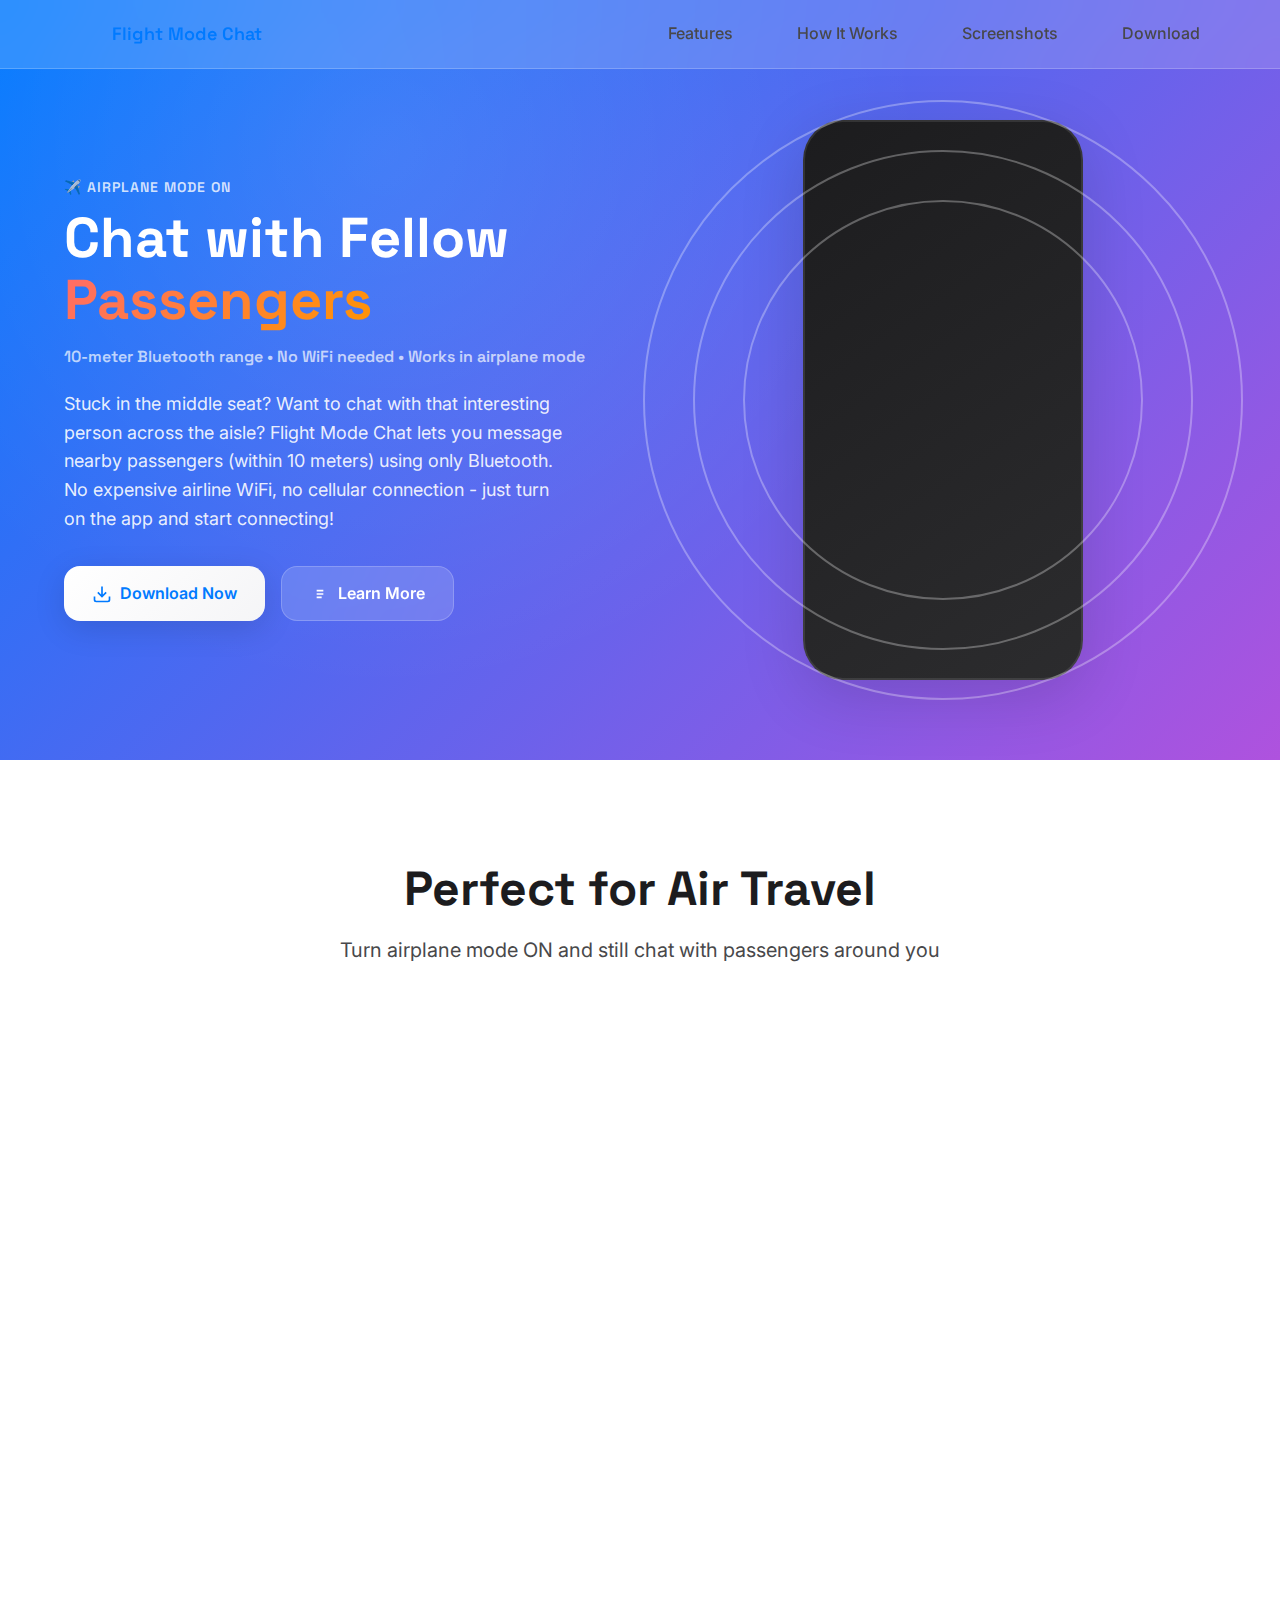
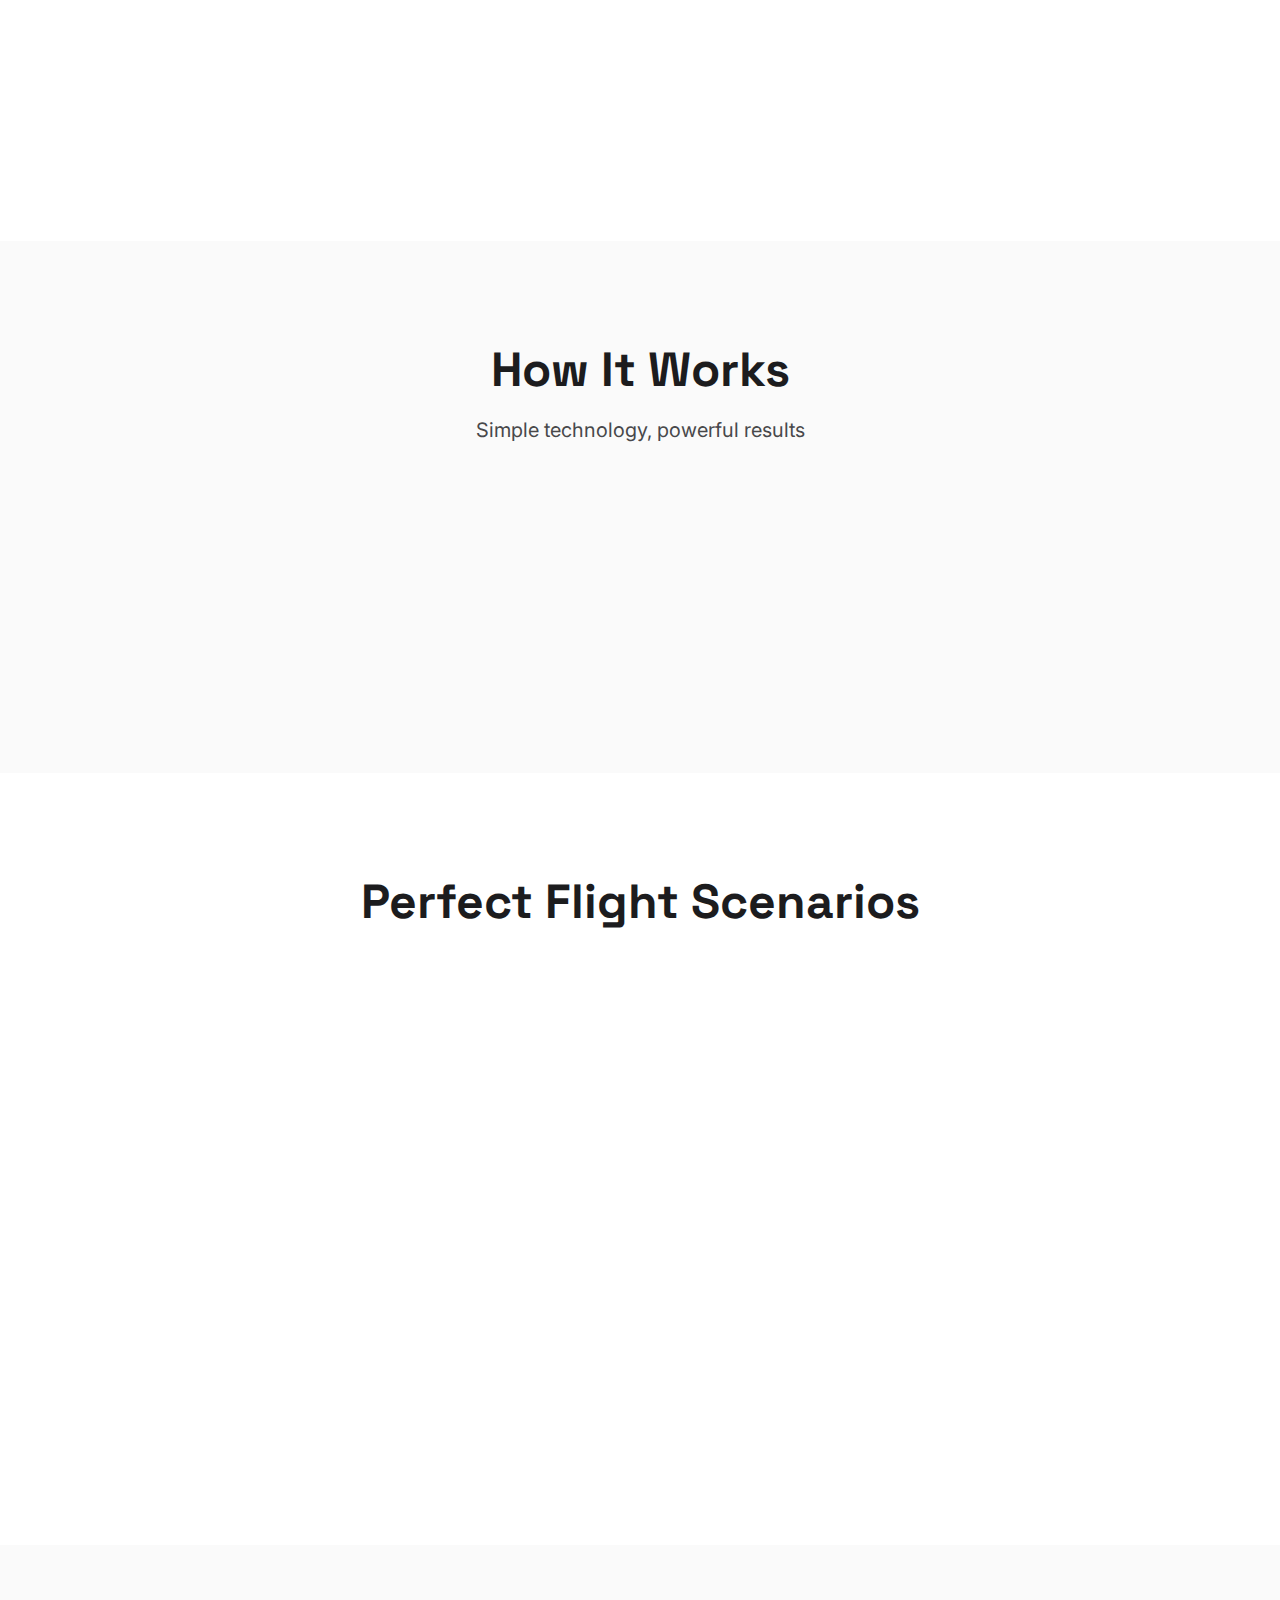
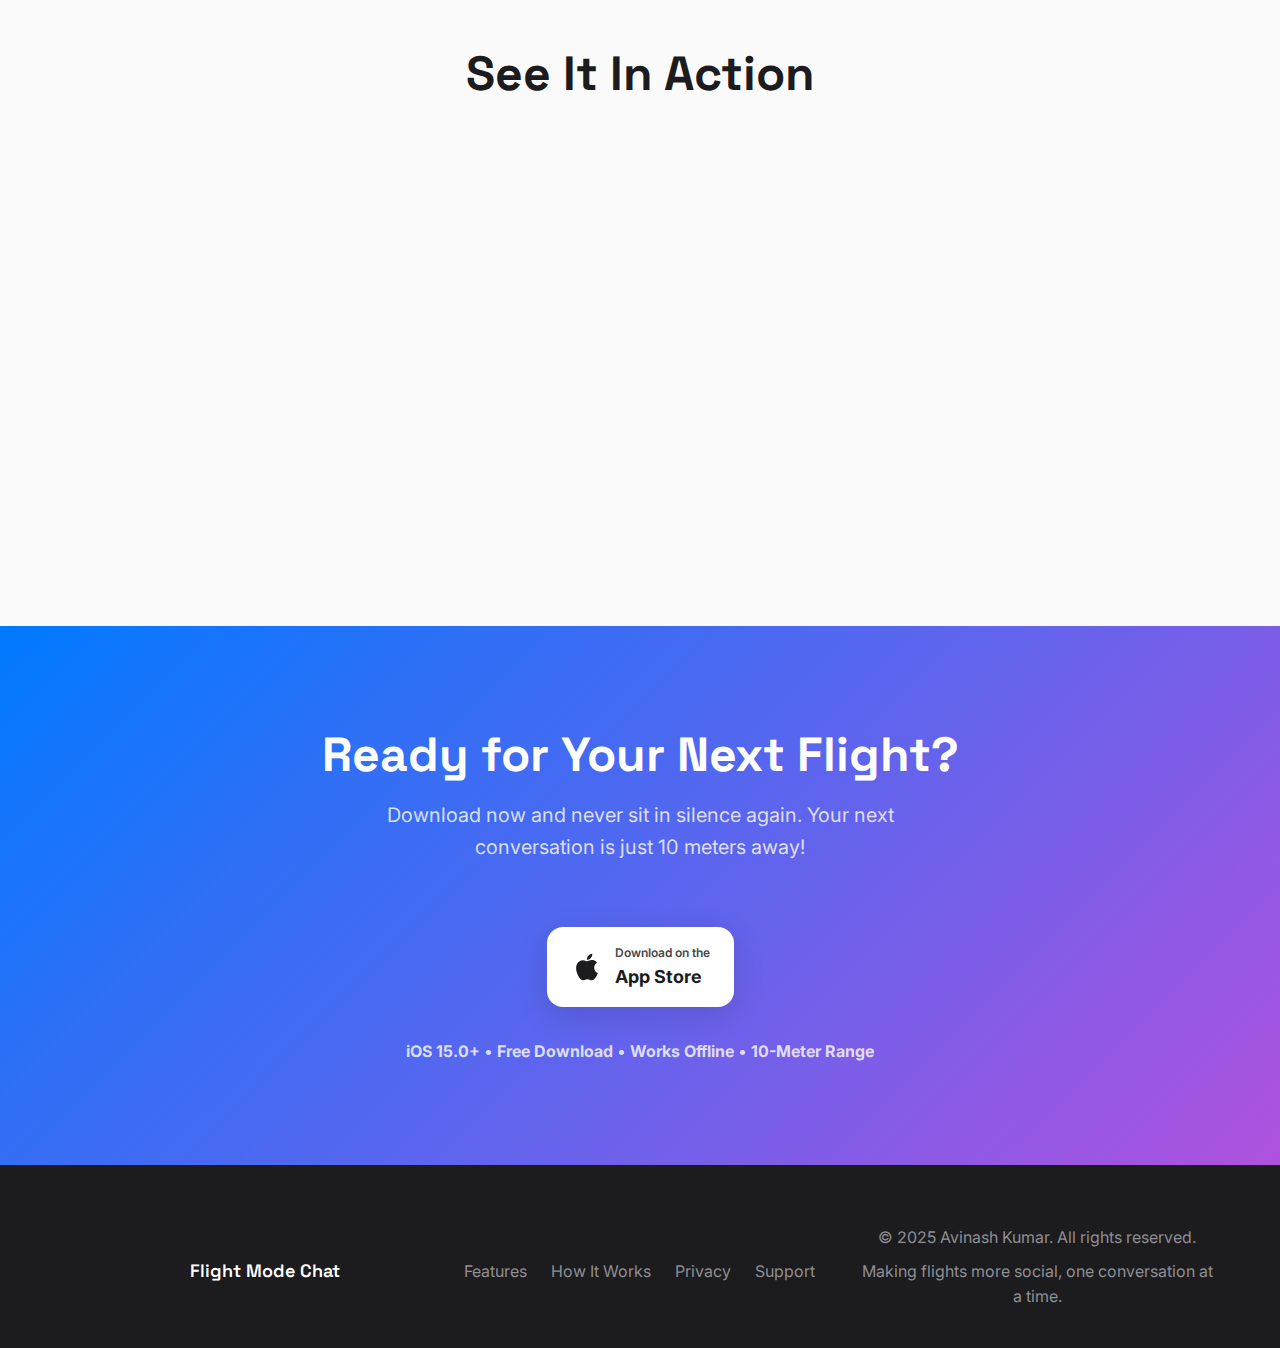
<file: index.html>
<!DOCTYPE html>
<html lang="en">
<head>
    <meta charset="UTF-8">
    <meta name="viewport" content="width=device-width, initial-scale=1.0">
    <title>Flight Mode Chat - Talk to Fellow Passengers During Your Flight</title>
    <meta name="description" content="Chat with passengers around you on airplanes without WiFi or cellular. Works up to 10 meters using Bluetooth - perfect for making friends during long flights.">
    <link rel="stylesheet" href="css/style.css">
    <link rel="preconnect" href="https://fonts.googleapis.com">
    <link rel="preconnect" href="https://fonts.gstatic.com" crossorigin>
    <link href="https://fonts.googleapis.com/css2?family=Inter:wght@300;400;500;600;700&family=Space+Grotesk:wght@400;600;700&display=swap" rel="stylesheet">
</head>
<body>
    <div class="background-gradient"></div>
    <div class="floating-elements">
        <div class="floating-chat bubble-1"></div>
        <div class="floating-chat bubble-2"></div>
        <div class="floating-chat bubble-3"></div>
    </div>
    
    <header class="header">
        <nav class="nav">
            <div class="nav-brand">
                <img src="images/flight mode talk.png" alt="Flight Mode Chat" class="nav-logo">
                <span class="nav-title">Flight Mode Chat</span>
            </div>
            <ul class="nav-menu">
                <li><a href="#features">Features</a></li>
                <li><a href="#how-it-works">How It Works</a></li>
                <li><a href="#gallery">Screenshots</a></li>
                <li><a href="#download">Download</a></li>
            </ul>
        </nav>
    </header>

    <main>
        <!-- Hero Section -->
        <section class="hero">
            <div class="container">
                <div class="hero-content">
                    <div class="hero-text">
                        <h1 class="hero-title">
                            <span class="hero-subtitle">✈️ AIRPLANE MODE ON</span>
                            <span class="hero-main">Chat with Fellow <span class="highlight">Passengers</span></span>
                            <span class="hero-tagline">10-meter Bluetooth range • No WiFi needed • Works in airplane mode</span>
                        </h1>
                        <p class="hero-description">
                            Stuck in the middle seat? Want to chat with that interesting person across the aisle? 
                            Flight Mode Chat lets you message nearby passengers (within 10 meters) using only Bluetooth. 
                            No expensive airline WiFi, no cellular connection - just turn on the app and start connecting!
                        </p>
                        <div class="hero-buttons">
                            <a href="#download" class="btn btn-primary">
                                <svg class="btn-icon" viewBox="0 0 24 24" fill="none">
                                    <path d="M21 15v4a2 2 0 0 1-2 2H5a2 2 0 0 1-2-2v-4M7 10l5 5 5-5M12 15V3" stroke="currentColor" stroke-width="2"/>
                                </svg>
                                Download Now
                            </a>
                            <a href="#how-it-works" class="btn btn-secondary">
                                <svg class="btn-icon" viewBox="0 0 24 24" fill="none">
                                    <path d="M8 12h8M8 8h8M8 16h6" stroke="currentColor" stroke-width="2"/>
                                </svg>
                                Learn More
                            </a>
                        </div>
                    </div>
                    <div class="hero-image">
                        <div class="phone-mockup">
                            <img src="images/channels.png" alt="Flight Mode Chat Interface" class="phone-screen">
                            <div class="phone-frame"></div>
                        </div>
                        <div class="floating-signals">
                            <div class="signal-wave wave-1"></div>
                            <div class="signal-wave wave-2"></div>
                            <div class="signal-wave wave-3"></div>
                        </div>
                    </div>
                </div>
            </div>
        </section>

        <!-- Features Section -->
        <section id="features" class="features">
            <div class="container">
                <h2 class="section-title">Perfect for Air Travel</h2>
                <p class="section-subtitle">Turn airplane mode ON and still chat with passengers around you</p>
                
                <div class="features-grid">
                    <div class="feature-card bluetooth">
                        <div class="feature-icon">
                            <svg viewBox="0 0 24 24" fill="none">
                                <path d="M6.5 6.5L17.5 17.5L12 23L12 1L17.5 6.5L6.5 17.5" stroke="currentColor" stroke-width="2"/>
                            </svg>
                        </div>
                        <h3>10-Meter Bluetooth Range</h3>
                        <p>Connect with passengers within a 10-meter radius - perfect for reaching across airplane aisles or a few rows ahead. No WiFi or cellular needed.</p>
                    </div>
                    
                    <div class="feature-card airplane">
                        <div class="feature-icon">
                            <svg viewBox="0 0 24 24" fill="none">
                                <path d="M21 16v-2l-8-5V3.5a1.5 1.5 0 0 0-3 0V9l-8 5v2l8-2.5V19l-2 1.5V22l3.5-1 3.5 1v-1.5L13 19v-5.5l8 2.5z" stroke="currentColor" stroke-width="2"/>
                            </svg>
                        </div>
                        <h3>Works in Airplane Mode</h3>
                        <p>Designed specifically for flights! Keep airplane mode ON and still chat. Airlines allow Bluetooth devices, so you're good to go at 30,000 feet.</p>
                    </div>
                    
                    <div class="feature-card instant">
                        <div class="feature-icon">
                            <svg viewBox="0 0 24 24" fill="none">
                                <circle cx="12" cy="12" r="10" stroke="currentColor" stroke-width="2"/>
                                <polyline points="12,6 12,12 16,14" stroke="currentColor" stroke-width="2"/>
                            </svg>
                        </div>
                        <h3>Instant Discovery</h3>
                        <p>No setup required! Just open the app and it automatically finds other passengers with Flight Mode Chat nearby. Start chatting in seconds.</p>
                    </div>
                    
                    <div class="feature-card private">
                        <div class="feature-icon">
                            <svg viewBox="0 0 24 24" fill="none">
                                <rect x="3" y="11" width="18" height="11" rx="2" ry="2" stroke="currentColor" stroke-width="2"/>
                                <circle cx="12" cy="16" r="1" fill="currentColor"/>
                                <path d="M7 11V7a5 5 0 0 1 10 0v4" stroke="currentColor" stroke-width="2"/>
                            </svg>
                        </div>
                        <h3>Private & Secure</h3>
                        <p>All messages are encrypted and stay between devices. No servers, no data collection, no tracking. Perfect for private conversations at altitude.</p>
                    </div>
                </div>
            </div>
        </section>

        <!-- How It Works Section -->
        <section id="how-it-works" class="how-it-works">
            <div class="container">
                <h2 class="section-title">How It Works</h2>
                <p class="section-subtitle">Simple technology, powerful results</p>
                
                <div class="steps-grid">
                    <div class="step-card">
                        <div class="step-number">1</div>
                        <div class="step-content">
                            <h3>Turn On Airplane Mode</h3>
                            <p>Enable airplane mode on your phone, then turn Bluetooth back on (airlines allow this). Open Flight Mode Chat and you're ready!</p>
                        </div>
                    </div>
                    
                    <div class="step-card">
                        <div class="step-number">2</div>
                        <div class="step-content">
                            <h3>Discover Nearby Passengers</h3>
                            <p>The app automatically finds other passengers within 10 meters who also have Flight Mode Chat open. No pairing required!</p>
                        </div>
                    </div>
                    
                    <div class="step-card">
                        <div class="step-number">3</div>
                        <div class="step-content">
                            <h3>Start Chatting</h3>
                            <p>Tap on a passenger's name to start a conversation. Share travel stories, ask about destinations, or just make new friends!</p>
                        </div>
                    </div>
                </div>
            </div>
        </section>

        <!-- Use Cases Section -->
        <section class="use-cases">
            <div class="container">
                <h2 class="section-title">Perfect Flight Scenarios</h2>
                
                <div class="use-cases-grid">
                    <div class="use-case-card long-flight">
                        <div class="use-case-icon">🌏</div>
                        <h3>Long International Flights</h3>
                        <p>15-hour flight to Asia? Chat with passengers, share travel tips, or find someone to explore the destination city with!</p>
                    </div>
                    
                    <div class="use-case-card delayed">
                        <div class="use-case-icon">⏰</div>
                        <h3>Flight Delays</h3>
                        <p>Stuck on the tarmac? Connect with frustrated passengers nearby to share updates, play games, or just vent together.</p>
                    </div>
                    
                    <div class="use-case-card families">
                        <div class="use-case-icon">👨‍👩‍👧‍👦</div>
                        <h3>Families & Groups</h3>
                        <p>Traveling with friends but spread across different rows? Stay connected and coordinate without bothering other passengers.</p>
                    </div>
                    
                    <div class="use-case-card business">
                        <div class="use-case-icon">💼</div>
                        <h3>Business Travel</h3>
                        <p>Network with fellow business travelers, share industry insights, or find potential collaborators on your route.</p>
                    </div>
                    
                    <div class="use-case-card solo">
                        <div class="use-case-icon">🎒</div>
                        <h3>Solo Travelers</h3>
                        <p>Traveling alone? Meet like-minded adventurers, get local recommendations, or find travel companions for your destination.</p>
                    </div>
                    
                    <div class="use-case-card nervous">
                        <div class="use-case-icon">😰</div>
                        <h3>Nervous Flyers</h3>
                        <p>First time flying or feeling anxious? Connect with experienced travelers who can offer comfort and reassurance.</p>
                    </div>
                </div>
            </div>
        </section>

        <!-- Gallery Section -->
        <section id="gallery" class="gallery">
            <div class="container">
                <h2 class="section-title">See It In Action</h2>
                
                <div class="gallery-grid">
                    <div class="gallery-item">
                        <img src="images/channels.png" alt="Channels View">
                        <div class="gallery-overlay">
                            <h4>Channels & Groups</h4>
                            <p>Organize conversations into public channels or private encrypted groups.</p>
                        </div>
                    </div>
                    
                    <div class="gallery-item">
                        <img src="images/channel.png" alt="Chat Interface">
                        <div class="gallery-overlay">
                            <h4>Beautiful Chat Interface</h4>
                            <p>Clean, modern design with rich media support and smooth animations.</p>
                        </div>
                    </div>
                    
                    <div class="gallery-item">
                        <img src="images/lockscreen.png" alt="Lock Screen">
                        <div class="gallery-overlay">
                            <h4>Privacy Focused</h4>
                            <p>Secure notifications and privacy features built from the ground up.</p>
                        </div>
                    </div>
                </div>
            </div>
        </section>

        <!-- Download Section -->
        <section id="download" class="download">
            <div class="container">
                <div class="download-content">
                    <h2 class="section-title">Ready for Your Next Flight?</h2>
                    <p class="section-subtitle">Download now and never sit in silence again. Your next conversation is just 10 meters away!</p>
                    
                    <div class="download-buttons">
                        <a href="#" class="app-store-btn">
                            <svg class="app-store-icon" viewBox="0 0 24 24" fill="none">
                                <path d="M18.71 19.5C17.88 20.74 17 21.95 15.66 21.97C14.32 22 13.89 21.18 12.37 21.18C10.84 21.18 10.37 21.95 9.1 22C7.79 22.05 6.8 20.68 5.96 19.47C4.25 17 2.94 12.45 4.7 9.39C5.57 7.87 7.13 6.91 8.82 6.88C10.1 6.86 11.32 7.75 12.11 7.75C12.89 7.75 14.37 6.68 15.92 6.84C16.57 6.87 18.39 7.1 19.56 8.82C19.47 8.88 17.39 10.1 17.41 12.63C17.44 15.65 20.06 16.66 20.09 16.67C20.06 16.74 19.67 18.11 18.71 19.5ZM13 3.5C13.73 2.67 14.94 2.04 15.94 2C16.07 3.17 15.6 4.35 14.9 5.19C14.21 6.04 13.07 6.7 11.95 6.61C11.8 5.46 12.36 4.26 13 3.5Z" fill="currentColor"/>
                            </svg>
                            <div class="store-text">
                                <span class="store-line1">Download on the</span>
                                <span class="store-line2">App Store</span>
                            </div>
                        </a>
                    </div>
                    
                    <div class="download-info">
                        <p><strong>iOS 15.0+</strong> • <strong>Free Download</strong> • <strong>Works Offline</strong> • <strong>10-Meter Range</strong></p>
                    </div>
                </div>
            </div>
        </section>
    </main>

    <footer class="footer">
        <div class="container">
            <div class="footer-content">
                <div class="footer-brand">
                    <img src="images/flight mode talk.png" alt="Flight Mode Chat" class="footer-logo">
                    <span class="footer-title">Flight Mode Chat</span>
                </div>
                <div class="footer-links">
                    <a href="#features">Features</a>
                    <a href="#how-it-works">How It Works</a>
                    <a href="privacy.html">Privacy</a>
                    <a href="support.html">Support</a>
                </div>
                <div class="footer-social">
                    <p>© 2025 Avinash Kumar. All rights reserved.</p>
                    <p>Making flights more social, one conversation at a time.</p>
                </div>
            </div>
        </div>
    </footer>

    <!-- Back to Top Button -->
    <button id="back-to-top" class="back-to-top-btn" aria-label="Back to top">
        <svg viewBox="0 0 24 24" fill="none">
            <path d="M17 15L12 10L7 15" stroke="currentColor" stroke-width="2" stroke-linecap="round" stroke-linejoin="round"/>
        </svg>
    </button>

    <script src="js/main.js"></script>
</body>
</html>
</file>
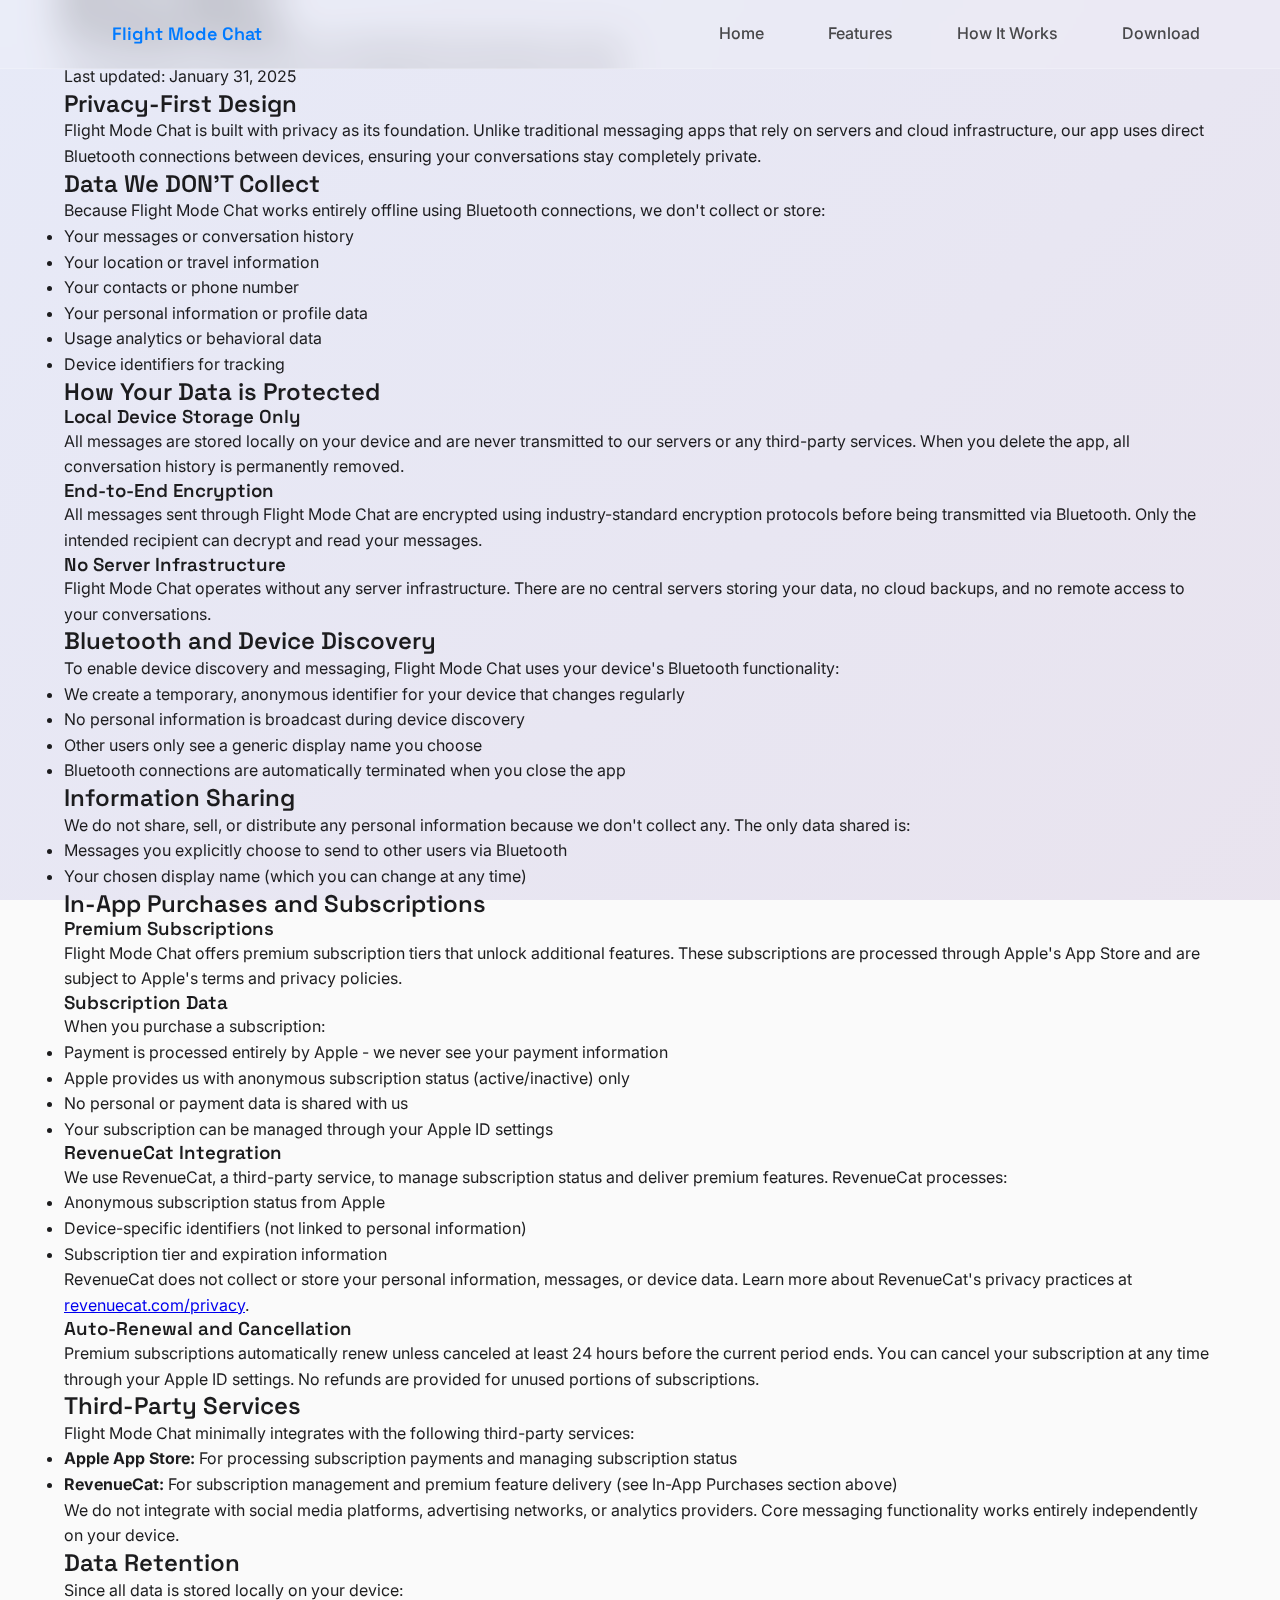
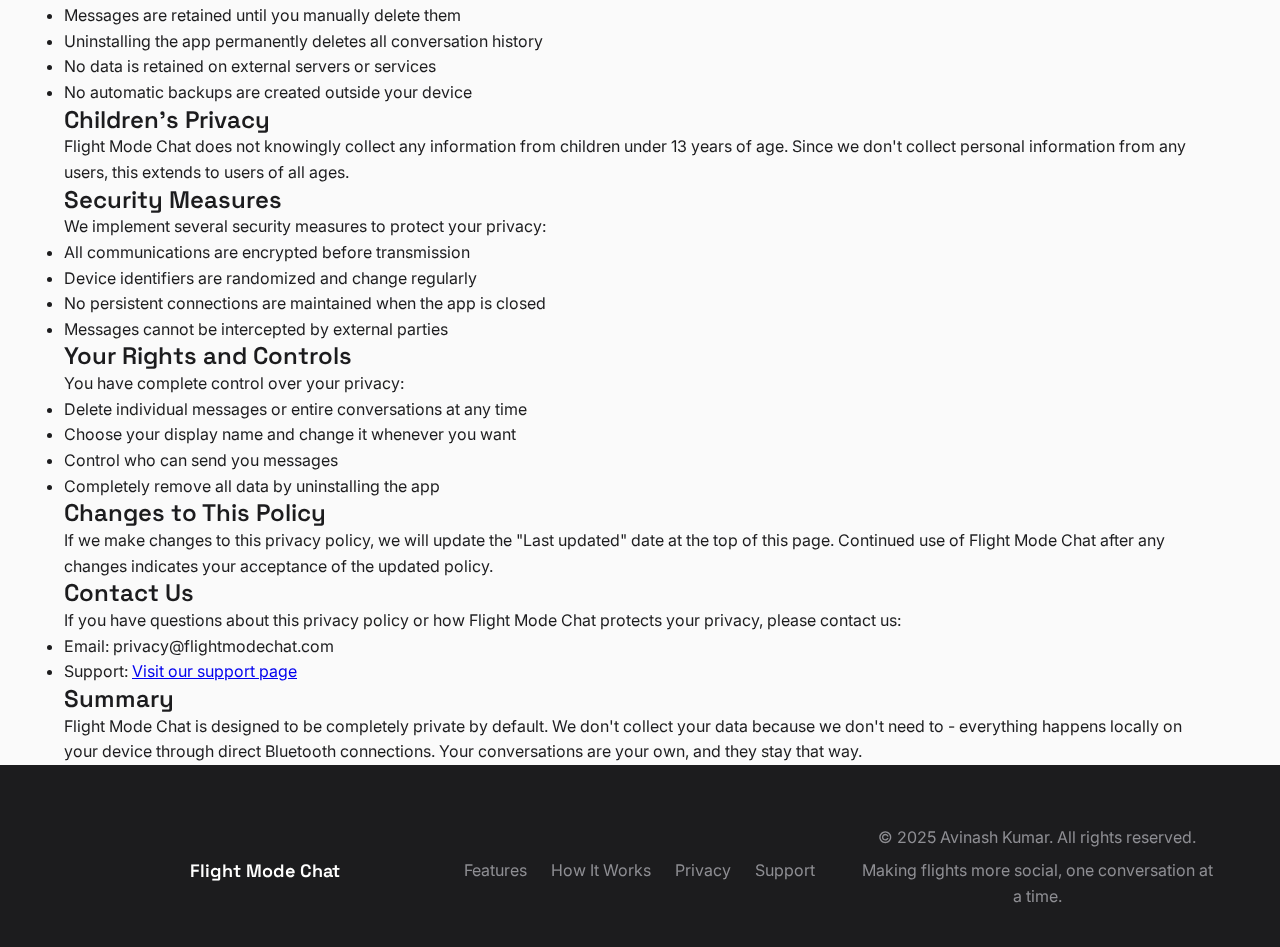
<file: privacy.html>
<!DOCTYPE html>
<html lang="en">
<head>
    <meta charset="UTF-8">
    <meta name="viewport" content="width=device-width, initial-scale=1.0">
    <title>Privacy Policy - Flight Mode Chat</title>
    <meta name="description" content="Privacy policy for Flight Mode Chat - Learn how we protect your data and privacy in our Bluetooth-based chat app.">
    <link rel="stylesheet" href="css/style.css">
    <link rel="preconnect" href="https://fonts.googleapis.com">
    <link rel="preconnect" href="https://fonts.gstatic.com" crossorigin>
    <link href="https://fonts.googleapis.com/css2?family=Inter:wght@300;400;500;600;700&family=Space+Grotesk:wght@400;600;700&display=swap" rel="stylesheet">
</head>
<body>
    <div class="background-gradient"></div>
    
    <header class="header">
        <nav class="nav">
            <div class="nav-brand">
                <img src="images/flight mode talk.png" alt="Flight Mode Chat" class="nav-logo">
                <span class="nav-title">Flight Mode Chat</span>
            </div>
            <ul class="nav-menu">
                <li><a href="index.html">Home</a></li>
                <li><a href="index.html#features">Features</a></li>
                <li><a href="index.html#how-it-works">How It Works</a></li>
                <li><a href="index.html#download">Download</a></li>
            </ul>
        </nav>
    </header>

    <main class="privacy-page">
        <div class="container">
            <div class="privacy-content">
                <header class="privacy-header">
                    <h1>Privacy Policy</h1>
                    <p class="privacy-subtitle">Your privacy is our priority. Learn how Flight Mode Chat protects your data.</p>
                    <p class="last-updated">Last updated: January 31, 2025</p>
                </header>

                <section class="privacy-section">
                    <h2>Privacy-First Design</h2>
                    <p>Flight Mode Chat is built with privacy as its foundation. Unlike traditional messaging apps that rely on servers and cloud infrastructure, our app uses direct Bluetooth connections between devices, ensuring your conversations stay completely private.</p>
                </section>

                <section class="privacy-section">
                    <h2>Data We DON'T Collect</h2>
                    <p>Because Flight Mode Chat works entirely offline using Bluetooth connections, we don't collect or store:</p>
                    <ul>
                        <li>Your messages or conversation history</li>
                        <li>Your location or travel information</li>
                        <li>Your contacts or phone number</li>
                        <li>Your personal information or profile data</li>
                        <li>Usage analytics or behavioral data</li>
                        <li>Device identifiers for tracking</li>
                    </ul>
                </section>

                <section class="privacy-section">
                    <h2>How Your Data is Protected</h2>
                    <h3>Local Device Storage Only</h3>
                    <p>All messages are stored locally on your device and are never transmitted to our servers or any third-party services. When you delete the app, all conversation history is permanently removed.</p>
                    
                    <h3>End-to-End Encryption</h3>
                    <p>All messages sent through Flight Mode Chat are encrypted using industry-standard encryption protocols before being transmitted via Bluetooth. Only the intended recipient can decrypt and read your messages.</p>
                    
                    <h3>No Server Infrastructure</h3>
                    <p>Flight Mode Chat operates without any server infrastructure. There are no central servers storing your data, no cloud backups, and no remote access to your conversations.</p>
                </section>

                <section class="privacy-section">
                    <h2>Bluetooth and Device Discovery</h2>
                    <p>To enable device discovery and messaging, Flight Mode Chat uses your device's Bluetooth functionality:</p>
                    <ul>
                        <li>We create a temporary, anonymous identifier for your device that changes regularly</li>
                        <li>No personal information is broadcast during device discovery</li>
                        <li>Other users only see a generic display name you choose</li>
                        <li>Bluetooth connections are automatically terminated when you close the app</li>
                    </ul>
                </section>

                <section class="privacy-section">
                    <h2>Information Sharing</h2>
                    <p>We do not share, sell, or distribute any personal information because we don't collect any. The only data shared is:</p>
                    <ul>
                        <li>Messages you explicitly choose to send to other users via Bluetooth</li>
                        <li>Your chosen display name (which you can change at any time)</li>
                    </ul>
                </section>

                <section class="privacy-section">
                    <h2>In-App Purchases and Subscriptions</h2>
                    <h3>Premium Subscriptions</h3>
                    <p>Flight Mode Chat offers premium subscription tiers that unlock additional features. These subscriptions are processed through Apple's App Store and are subject to Apple's terms and privacy policies.</p>
                    
                    <h3>Subscription Data</h3>
                    <p>When you purchase a subscription:</p>
                    <ul>
                        <li>Payment is processed entirely by Apple - we never see your payment information</li>
                        <li>Apple provides us with anonymous subscription status (active/inactive) only</li>
                        <li>No personal or payment data is shared with us</li>
                        <li>Your subscription can be managed through your Apple ID settings</li>
                    </ul>
                    
                    <h3>RevenueCat Integration</h3>
                    <p>We use RevenueCat, a third-party service, to manage subscription status and deliver premium features. RevenueCat processes:</p>
                    <ul>
                        <li>Anonymous subscription status from Apple</li>
                        <li>Device-specific identifiers (not linked to personal information)</li>
                        <li>Subscription tier and expiration information</li>
                    </ul>
                    <p>RevenueCat does not collect or store your personal information, messages, or device data. Learn more about RevenueCat's privacy practices at <a href="https://www.revenuecat.com/privacy/" target="_blank">revenuecat.com/privacy</a>.</p>
                    
                    <h3>Auto-Renewal and Cancellation</h3>
                    <p>Premium subscriptions automatically renew unless canceled at least 24 hours before the current period ends. You can cancel your subscription at any time through your Apple ID settings. No refunds are provided for unused portions of subscriptions.</p>
                </section>

                <section class="privacy-section">
                    <h2>Third-Party Services</h2>
                    <p>Flight Mode Chat minimally integrates with the following third-party services:</p>
                    <ul>
                        <li><strong>Apple App Store:</strong> For processing subscription payments and managing subscription status</li>
                        <li><strong>RevenueCat:</strong> For subscription management and premium feature delivery (see In-App Purchases section above)</li>
                    </ul>
                    <p>We do not integrate with social media platforms, advertising networks, or analytics providers. Core messaging functionality works entirely independently on your device.</p>
                </section>

                <section class="privacy-section">
                    <h2>Data Retention</h2>
                    <p>Since all data is stored locally on your device:</p>
                    <ul>
                        <li>Messages are retained until you manually delete them</li>
                        <li>Uninstalling the app permanently deletes all conversation history</li>
                        <li>No data is retained on external servers or services</li>
                        <li>No automatic backups are created outside your device</li>
                    </ul>
                </section>

                <section class="privacy-section">
                    <h2>Children's Privacy</h2>
                    <p>Flight Mode Chat does not knowingly collect any information from children under 13 years of age. Since we don't collect personal information from any users, this extends to users of all ages.</p>
                </section>

                <section class="privacy-section">
                    <h2>Security Measures</h2>
                    <p>We implement several security measures to protect your privacy:</p>
                    <ul>
                        <li>All communications are encrypted before transmission</li>
                        <li>Device identifiers are randomized and change regularly</li>
                        <li>No persistent connections are maintained when the app is closed</li>
                        <li>Messages cannot be intercepted by external parties</li>
                    </ul>
                </section>

                <section class="privacy-section">
                    <h2>Your Rights and Controls</h2>
                    <p>You have complete control over your privacy:</p>
                    <ul>
                        <li>Delete individual messages or entire conversations at any time</li>
                        <li>Choose your display name and change it whenever you want</li>
                        <li>Control who can send you messages</li>
                        <li>Completely remove all data by uninstalling the app</li>
                    </ul>
                </section>

                <section class="privacy-section">
                    <h2>Changes to This Policy</h2>
                    <p>If we make changes to this privacy policy, we will update the "Last updated" date at the top of this page. Continued use of Flight Mode Chat after any changes indicates your acceptance of the updated policy.</p>
                </section>

                <section class="privacy-section">
                    <h2>Contact Us</h2>
                    <p>If you have questions about this privacy policy or how Flight Mode Chat protects your privacy, please contact us:</p>
                    <ul>
                        <li>Email: privacy@flightmodechat.com</li>
                        <li>Support: <a href="support.html">Visit our support page</a></li>
                    </ul>
                </section>

                <div class="privacy-summary">
                    <h2>Summary</h2>
                    <p>Flight Mode Chat is designed to be completely private by default. We don't collect your data because we don't need to - everything happens locally on your device through direct Bluetooth connections. Your conversations are your own, and they stay that way.</p>
                </div>
            </div>
        </div>
    </main>

    <footer class="footer">
        <div class="container">
            <div class="footer-content">
                <div class="footer-brand">
                    <img src="images/flight mode talk.png" alt="Flight Mode Chat" class="footer-logo">
                    <span class="footer-title">Flight Mode Chat</span>
                </div>
                <div class="footer-links">
                    <a href="index.html#features">Features</a>
                    <a href="index.html#how-it-works">How It Works</a>
                    <a href="privacy.html">Privacy</a>
                    <a href="support.html">Support</a>
                </div>
                <div class="footer-social">
                    <p>© 2025 Avinash Kumar. All rights reserved.</p>
                    <p>Making flights more social, one conversation at a time.</p>
                </div>
            </div>
        </div>
    </footer>

    <script src="js/main.js"></script>
</body>
</html>
</file>
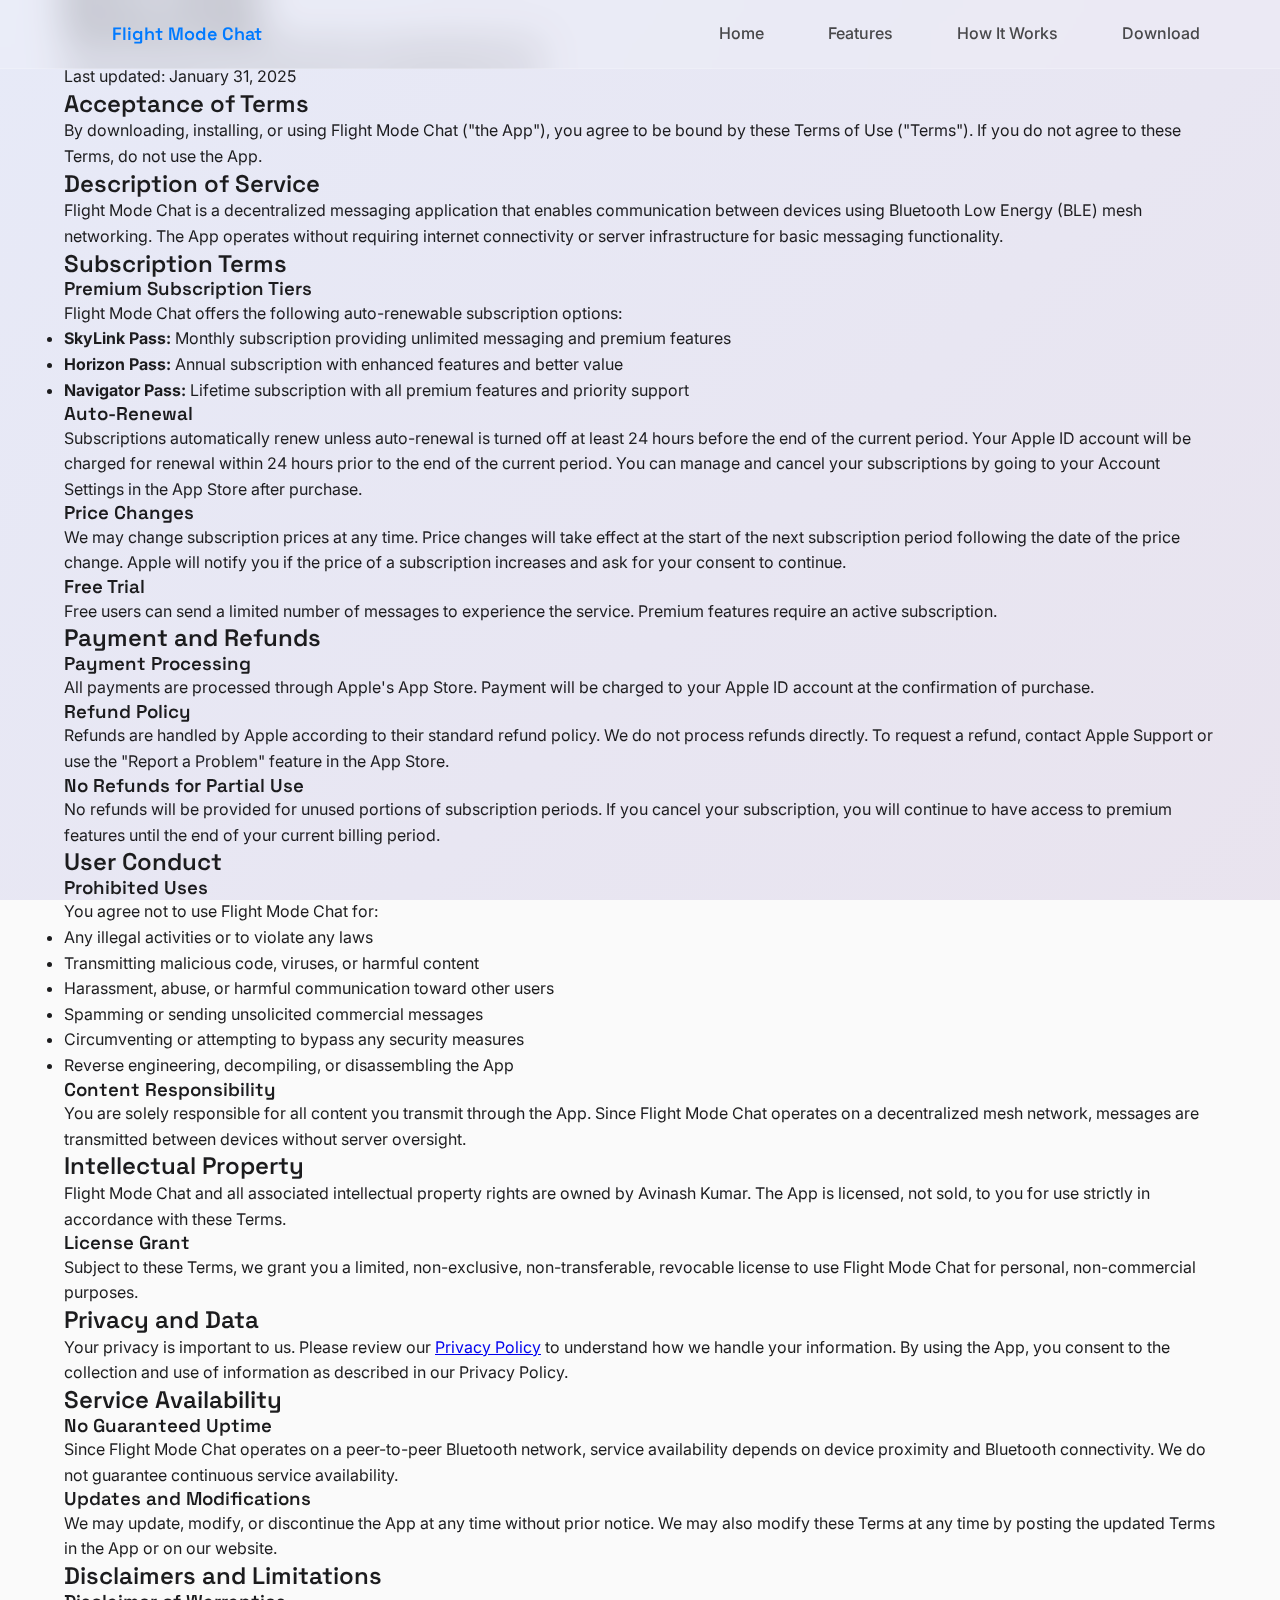
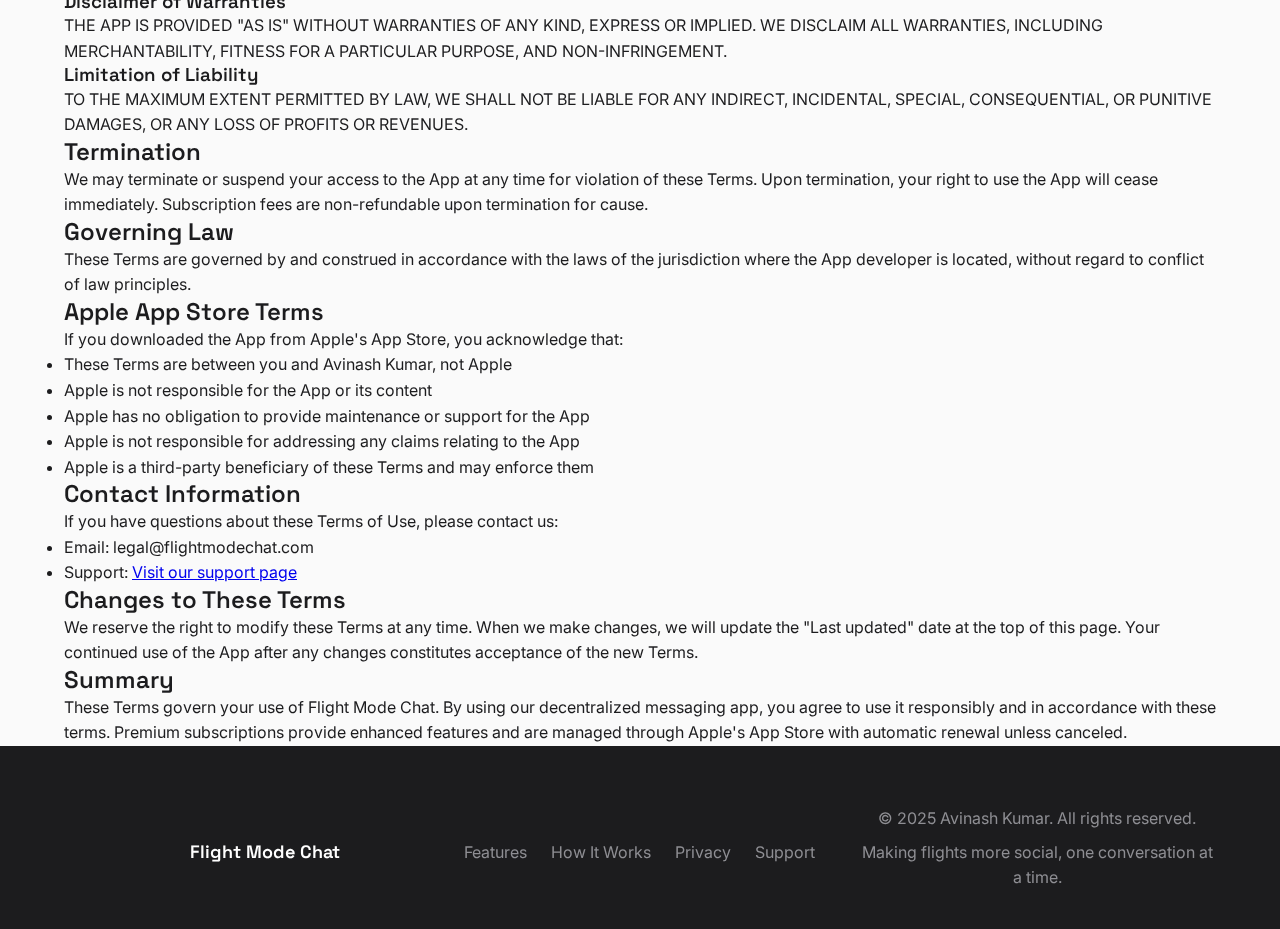
<file: terms.html>
<!DOCTYPE html>
<html lang="en">
<head>
    <meta charset="UTF-8">
    <meta name="viewport" content="width=device-width, initial-scale=1.0">
    <title>Terms of Use - Flight Mode Chat</title>
    <meta name="description" content="Terms of Use for Flight Mode Chat - Understand your rights and responsibilities when using our Bluetooth-based chat app.">
    <link rel="stylesheet" href="css/style.css">
    <link rel="preconnect" href="https://fonts.googleapis.com">
    <link rel="preconnect" href="https://fonts.gstatic.com" crossorigin>
    <link href="https://fonts.googleapis.com/css2?family=Inter:wght@300;400;500;600;700&family=Space+Grotesk:wght@400;600;700&display=swap" rel="stylesheet">
</head>
<body>
    <div class="background-gradient"></div>
    
    <header class="header">
        <nav class="nav">
            <div class="nav-brand">
                <img src="images/flight mode talk.png" alt="Flight Mode Chat" class="nav-logo">
                <span class="nav-title">Flight Mode Chat</span>
            </div>
            <ul class="nav-menu">
                <li><a href="index.html">Home</a></li>
                <li><a href="index.html#features">Features</a></li>
                <li><a href="index.html#how-it-works">How It Works</a></li>
                <li><a href="index.html#download">Download</a></li>
            </ul>
        </nav>
    </header>

    <main class="privacy-page">
        <div class="container">
            <div class="privacy-content">
                <header class="privacy-header">
                    <h1>Terms of Use</h1>
                    <p class="privacy-subtitle">Please read these terms carefully before using Flight Mode Chat.</p>
                    <p class="last-updated">Last updated: January 31, 2025</p>
                </header>

                <section class="privacy-section">
                    <h2>Acceptance of Terms</h2>
                    <p>By downloading, installing, or using Flight Mode Chat ("the App"), you agree to be bound by these Terms of Use ("Terms"). If you do not agree to these Terms, do not use the App.</p>
                </section>

                <section class="privacy-section">
                    <h2>Description of Service</h2>
                    <p>Flight Mode Chat is a decentralized messaging application that enables communication between devices using Bluetooth Low Energy (BLE) mesh networking. The App operates without requiring internet connectivity or server infrastructure for basic messaging functionality.</p>
                </section>

                <section class="privacy-section">
                    <h2>Subscription Terms</h2>
                    <h3>Premium Subscription Tiers</h3>
                    <p>Flight Mode Chat offers the following auto-renewable subscription options:</p>
                    <ul>
                        <li><strong>SkyLink Pass:</strong> Monthly subscription providing unlimited messaging and premium features</li>
                        <li><strong>Horizon Pass:</strong> Annual subscription with enhanced features and better value</li>
                        <li><strong>Navigator Pass:</strong> Lifetime subscription with all premium features and priority support</li>
                    </ul>
                    
                    <h3>Auto-Renewal</h3>
                    <p>Subscriptions automatically renew unless auto-renewal is turned off at least 24 hours before the end of the current period. Your Apple ID account will be charged for renewal within 24 hours prior to the end of the current period. You can manage and cancel your subscriptions by going to your Account Settings in the App Store after purchase.</p>
                    
                    <h3>Price Changes</h3>
                    <p>We may change subscription prices at any time. Price changes will take effect at the start of the next subscription period following the date of the price change. Apple will notify you if the price of a subscription increases and ask for your consent to continue.</p>
                    
                    <h3>Free Trial</h3>
                    <p>Free users can send a limited number of messages to experience the service. Premium features require an active subscription.</p>
                </section>

                <section class="privacy-section">
                    <h2>Payment and Refunds</h2>
                    <h3>Payment Processing</h3>
                    <p>All payments are processed through Apple's App Store. Payment will be charged to your Apple ID account at the confirmation of purchase.</p>
                    
                    <h3>Refund Policy</h3>
                    <p>Refunds are handled by Apple according to their standard refund policy. We do not process refunds directly. To request a refund, contact Apple Support or use the "Report a Problem" feature in the App Store.</p>
                    
                    <h3>No Refunds for Partial Use</h3>
                    <p>No refunds will be provided for unused portions of subscription periods. If you cancel your subscription, you will continue to have access to premium features until the end of your current billing period.</p>
                </section>

                <section class="privacy-section">
                    <h2>User Conduct</h2>
                    <h3>Prohibited Uses</h3>
                    <p>You agree not to use Flight Mode Chat for:</p>
                    <ul>
                        <li>Any illegal activities or to violate any laws</li>
                        <li>Transmitting malicious code, viruses, or harmful content</li>
                        <li>Harassment, abuse, or harmful communication toward other users</li>
                        <li>Spamming or sending unsolicited commercial messages</li>
                        <li>Circumventing or attempting to bypass any security measures</li>
                        <li>Reverse engineering, decompiling, or disassembling the App</li>
                    </ul>
                    
                    <h3>Content Responsibility</h3>
                    <p>You are solely responsible for all content you transmit through the App. Since Flight Mode Chat operates on a decentralized mesh network, messages are transmitted between devices without server oversight.</p>
                </section>

                <section class="privacy-section">
                    <h2>Intellectual Property</h2>
                    <p>Flight Mode Chat and all associated intellectual property rights are owned by Avinash Kumar. The App is licensed, not sold, to you for use strictly in accordance with these Terms.</p>
                    
                    <h3>License Grant</h3>
                    <p>Subject to these Terms, we grant you a limited, non-exclusive, non-transferable, revocable license to use Flight Mode Chat for personal, non-commercial purposes.</p>
                </section>

                <section class="privacy-section">
                    <h2>Privacy and Data</h2>
                    <p>Your privacy is important to us. Please review our <a href="privacy.html">Privacy Policy</a> to understand how we handle your information. By using the App, you consent to the collection and use of information as described in our Privacy Policy.</p>
                </section>

                <section class="privacy-section">
                    <h2>Service Availability</h2>
                    <h3>No Guaranteed Uptime</h3>
                    <p>Since Flight Mode Chat operates on a peer-to-peer Bluetooth network, service availability depends on device proximity and Bluetooth connectivity. We do not guarantee continuous service availability.</p>
                    
                    <h3>Updates and Modifications</h3>
                    <p>We may update, modify, or discontinue the App at any time without prior notice. We may also modify these Terms at any time by posting the updated Terms in the App or on our website.</p>
                </section>

                <section class="privacy-section">
                    <h2>Disclaimers and Limitations</h2>
                    <h3>Disclaimer of Warranties</h3>
                    <p>THE APP IS PROVIDED "AS IS" WITHOUT WARRANTIES OF ANY KIND, EXPRESS OR IMPLIED. WE DISCLAIM ALL WARRANTIES, INCLUDING MERCHANTABILITY, FITNESS FOR A PARTICULAR PURPOSE, AND NON-INFRINGEMENT.</p>
                    
                    <h3>Limitation of Liability</h3>
                    <p>TO THE MAXIMUM EXTENT PERMITTED BY LAW, WE SHALL NOT BE LIABLE FOR ANY INDIRECT, INCIDENTAL, SPECIAL, CONSEQUENTIAL, OR PUNITIVE DAMAGES, OR ANY LOSS OF PROFITS OR REVENUES.</p>
                </section>

                <section class="privacy-section">
                    <h2>Termination</h2>
                    <p>We may terminate or suspend your access to the App at any time for violation of these Terms. Upon termination, your right to use the App will cease immediately. Subscription fees are non-refundable upon termination for cause.</p>
                </section>

                <section class="privacy-section">
                    <h2>Governing Law</h2>
                    <p>These Terms are governed by and construed in accordance with the laws of the jurisdiction where the App developer is located, without regard to conflict of law principles.</p>
                </section>

                <section class="privacy-section">
                    <h2>Apple App Store Terms</h2>
                    <p>If you downloaded the App from Apple's App Store, you acknowledge that:</p>
                    <ul>
                        <li>These Terms are between you and Avinash Kumar, not Apple</li>
                        <li>Apple is not responsible for the App or its content</li>
                        <li>Apple has no obligation to provide maintenance or support for the App</li>
                        <li>Apple is not responsible for addressing any claims relating to the App</li>
                        <li>Apple is a third-party beneficiary of these Terms and may enforce them</li>
                    </ul>
                </section>

                <section class="privacy-section">
                    <h2>Contact Information</h2>
                    <p>If you have questions about these Terms of Use, please contact us:</p>
                    <ul>
                        <li>Email: legal@flightmodechat.com</li>
                        <li>Support: <a href="support.html">Visit our support page</a></li>
                    </ul>
                </section>

                <section class="privacy-section">
                    <h2>Changes to These Terms</h2>
                    <p>We reserve the right to modify these Terms at any time. When we make changes, we will update the "Last updated" date at the top of this page. Your continued use of the App after any changes constitutes acceptance of the new Terms.</p>
                </section>

                <div class="privacy-summary">
                    <h2>Summary</h2>
                    <p>These Terms govern your use of Flight Mode Chat. By using our decentralized messaging app, you agree to use it responsibly and in accordance with these terms. Premium subscriptions provide enhanced features and are managed through Apple's App Store with automatic renewal unless canceled.</p>
                </div>
            </div>
        </div>
    </main>

    <footer class="footer">
        <div class="container">
            <div class="footer-content">
                <div class="footer-brand">
                    <img src="images/flight mode talk.png" alt="Flight Mode Chat" class="footer-logo">
                    <span class="footer-title">Flight Mode Chat</span>
                </div>
                <div class="footer-links">
                    <a href="index.html#features">Features</a>
                    <a href="index.html#how-it-works">How It Works</a>
                    <a href="privacy.html">Privacy</a>
                    <a href="support.html">Support</a>
                </div>
                <div class="footer-social">
                    <p>© 2025 Avinash Kumar. All rights reserved.</p>
                    <p>Making flights more social, one conversation at a time.</p>
                </div>
            </div>
        </div>
    </footer>

    <script src="js/main.js"></script>
</body>
</html>
</file>
<file: css/style.css>
/* Flight Mode Chat - Modern Design System */

/* CSS Variables */
:root {
    /* Brand Colors - Vibrant yet Pastel */
    --primary-blue: #007AFF;
    --primary-blue-light: #4DA3FF;
    --primary-blue-dark: #0056CC;
    --secondary-orange: #FF9500;
    --secondary-orange-light: #FFB366;
    --accent-mint: #30D158;
    --accent-peach: #FF6B6B;
    --accent-sky: #5AC8FA;
    --accent-purple: #AF52DE;
    
    /* Neutral Colors */
    --white: #FFFFFF;
    --gray-50: #FAFAFA;
    --gray-100: #F5F5F7;
    --gray-200: #E5E5EA;
    --gray-300: #D1D1D6;
    --gray-400: #8E8E93;
    --gray-500: #636366;
    --gray-600: #48484A;
    --gray-700: #3A3A3C;
    --gray-800: #2C2C2E;
    --gray-900: #1C1C1E;
    
    /* Background Gradients */
    --bg-gradient: linear-gradient(135deg, #667eea 0%, #764ba2 100%);
    --card-gradient: linear-gradient(145deg, #ffffff 0%, #f8faff 100%);
    --hero-gradient: linear-gradient(135deg, var(--primary-blue) 0%, var(--accent-purple) 100%);
    
    /* Shadows */
    --shadow-sm: 0 2px 8px rgba(0, 0, 0, 0.06);
    --shadow-md: 0 4px 16px rgba(0, 0, 0, 0.1);
    --shadow-lg: 0 8px 32px rgba(0, 0, 0, 0.12);
    --shadow-xl: 0 16px 64px rgba(0, 0, 0, 0.15);
    
    /* Glass Effect */
    --glass-bg: rgba(255, 255, 255, 0.15);
    --glass-border: rgba(255, 255, 255, 0.2);
    --glass-shadow: 0 8px 32px rgba(0, 0, 0, 0.1);
    
    /* Animations */
    --transition-smooth: all 0.3s cubic-bezier(0.4, 0, 0.2, 1);
    --transition-bounce: all 0.4s cubic-bezier(0.68, -0.55, 0.265, 1.55);
}

/* Reset and Base Styles */
* {
    margin: 0;
    padding: 0;
    box-sizing: border-box;
}

html {
    scroll-behavior: smooth;
}

body {
    font-family: 'Inter', -apple-system, BlinkMacSystemFont, sans-serif;
    background: var(--gray-50);
    color: var(--gray-900);
    line-height: 1.6;
    overflow-x: hidden;
}

/* Background Elements */
.background-gradient {
    position: fixed;
    top: 0;
    left: 0;
    width: 100%;
    height: 100%;
    background: linear-gradient(135deg, #667eea20 0%, #764ba220 100%);
    pointer-events: none;
    z-index: -2;
}

.floating-elements {
    position: fixed;
    top: 0;
    left: 0;
    width: 100%;
    height: 100%;
    pointer-events: none;
    z-index: -1;
}

.floating-chat {
    position: absolute;
    width: 60px;
    height: 40px;
    background: var(--glass-bg);
    backdrop-filter: blur(10px);
    border: 1px solid var(--glass-border);
    border-radius: 20px;
    animation: float 6s ease-in-out infinite;
}

.floating-chat.bubble-1 {
    top: 10%;
    left: 5%;
    animation-delay: 0s;
}

.floating-chat.bubble-2 {
    top: 60%;
    right: 8%;
    animation-delay: 2s;
}

.floating-chat.bubble-3 {
    top: 80%;
    left: 15%;
    animation-delay: 4s;
}

@keyframes float {
    0%, 100% { transform: translateY(0px) rotate(0deg); }
    33% { transform: translateY(-20px) rotate(2deg); }
    66% { transform: translateY(10px) rotate(-1deg); }
}

/* Typography */
h1, h2, h3, h4, h5, h6 {
    font-family: 'Space Grotesk', sans-serif;
    font-weight: 600;
    line-height: 1.2;
}

.container {
    max-width: 1200px;
    margin: 0 auto;
    padding: 0 24px;
}

/* Header */
.header {
    position: fixed;
    top: 0;
    left: 0;
    right: 0;
    z-index: 1000;
    background: var(--glass-bg);
    backdrop-filter: blur(20px);
    border-bottom: 1px solid var(--glass-border);
    transition: var(--transition-smooth);
}

.nav {
    display: flex;
    justify-content: space-between;
    align-items: center;
    padding: 16px 24px;
    max-width: 1200px;
    margin: 0 auto;
}

.nav-brand {
    display: flex;
    align-items: center;
    gap: 12px;
}

.nav-logo {
    width: 36px;
    height: 36px;
    border-radius: 12px;
    filter: drop-shadow(var(--shadow-sm));
}

.nav-title {
    font-family: 'Space Grotesk', sans-serif;
    font-size: 18px;
    font-weight: 600;
    color: var(--primary-blue);
}

.nav-menu {
    display: flex;
    list-style: none;
    gap: 32px;
}

.nav-menu a {
    color: var(--gray-600);
    text-decoration: none;
    font-weight: 500;
    padding: 8px 16px;
    border-radius: 12px;
    transition: var(--transition-smooth);
    position: relative;
}

.nav-menu a:hover {
    color: var(--primary-blue);
    background: var(--gray-100);
    transform: translateY(-2px);
}

/* Hero Section */
.hero {
    padding: 120px 0 80px;
    background: var(--hero-gradient);
    color: white;
    position: relative;
    overflow: hidden;
}

.hero::before {
    content: '';
    position: absolute;
    top: 0;
    left: 0;
    right: 0;
    bottom: 0;
    background: radial-gradient(circle at 30% 20%, rgba(255, 255, 255, 0.1) 0%, transparent 50%);
    pointer-events: none;
}

.hero-content {
    display: grid;
    grid-template-columns: 1fr 1fr;
    gap: 60px;
    align-items: center;
    position: relative;
    z-index: 2;
}

.hero-text {
    animation: slideInLeft 0.8s ease-out;
}

.hero-subtitle {
    display: block;
    font-size: 14px;
    font-weight: 600;
    letter-spacing: 1px;
    text-transform: uppercase;
    color: rgba(255, 255, 255, 0.8);
    margin-bottom: 12px;
}

.hero-main {
    display: block;
    font-size: clamp(36px, 5vw, 56px);
    font-weight: 700;
    line-height: 1.1;
    margin-bottom: 16px;
}

.highlight {
    background: linear-gradient(135deg, var(--accent-peach), var(--secondary-orange));
    -webkit-background-clip: text;
    -webkit-text-fill-color: transparent;
    background-clip: text;
}

.hero-tagline {
    display: block;
    font-size: 16px;
    color: rgba(255, 255, 255, 0.7);
    margin-bottom: 24px;
}

.hero-description {
    font-size: 18px;
    line-height: 1.6;
    color: rgba(255, 255, 255, 0.9);
    margin-bottom: 32px;
    max-width: 500px;
}

.hero-buttons {
    display: flex;
    gap: 16px;
    flex-wrap: wrap;
}

/* Buttons */
.btn {
    display: inline-flex;
    align-items: center;
    gap: 8px;
    padding: 14px 28px;
    border: none;
    border-radius: 16px;
    font-size: 16px;
    font-weight: 600;
    text-decoration: none;
    cursor: pointer;
    transition: var(--transition-bounce);
    position: relative;
    overflow: hidden;
}

.btn::before {
    content: '';
    position: absolute;
    top: 50%;
    left: 50%;
    width: 0;
    height: 0;
    background: rgba(255, 255, 255, 0.2);
    border-radius: 50%;
    transform: translate(-50%, -50%);
    transition: all 0.6s ease;
}

.btn:hover::before {
    width: 300px;
    height: 300px;
}

.btn-primary {
    background: linear-gradient(135deg, var(--white) 0%, var(--gray-100) 100%);
    color: var(--primary-blue);
    box-shadow: var(--shadow-lg);
}

.btn-primary:hover {
    transform: translateY(-4px);
    box-shadow: var(--shadow-xl);
}

.btn-secondary {
    background: var(--glass-bg);
    backdrop-filter: blur(10px);
    color: white;
    border: 1px solid var(--glass-border);
}

.btn-secondary:hover {
    background: rgba(255, 255, 255, 0.2);
    transform: translateY(-4px);
}

.btn-icon {
    width: 20px;
    height: 20px;
}

/* Hero Image */
.hero-image {
    display: flex;
    justify-content: center;
    align-items: center;
    position: relative;
    animation: slideInRight 0.8s ease-out;
}

.phone-mockup {
    position: relative;
    width: 280px;
    height: 560px;
    background: linear-gradient(145deg, #1C1C1E, #2C2C2E);
    border-radius: 40px;
    padding: 8px;
    box-shadow: var(--shadow-xl);
    animation: float 6s ease-in-out infinite;
}

.phone-screen {
    width: 100%;
    height: 100%;
    border-radius: 32px;
    object-fit: cover;
}

.phone-frame {
    position: absolute;
    top: 0;
    left: 0;
    right: 0;
    bottom: 0;
    border: 2px solid rgba(255, 255, 255, 0.1);
    border-radius: 40px;
    pointer-events: none;
}

.floating-signals {
    position: absolute;
    top: 50%;
    left: 50%;
    transform: translate(-50%, -50%);
    pointer-events: none;
}

.signal-wave {
    position: absolute;
    border: 2px solid rgba(255, 255, 255, 0.3);
    border-radius: 50%;
    animation: pulse 2s infinite;
}

.signal-wave.wave-1 {
    width: 400px;
    height: 400px;
    margin: -200px;
    animation-delay: 0s;
}

.signal-wave.wave-2 {
    width: 500px;
    height: 500px;
    margin: -250px;
    animation-delay: 0.5s;
}

.signal-wave.wave-3 {
    width: 600px;
    height: 600px;
    margin: -300px;
    animation-delay: 1s;
}

@keyframes pulse {
    0% {
        opacity: 1;
        transform: scale(0.3);
    }
    50% {
        opacity: 0.3;
    }
    100% {
        opacity: 0;
        transform: scale(1);
    }
}

/* Sections */
.section-title {
    font-size: clamp(32px, 4vw, 48px);
    font-weight: 700;
    text-align: center;
    margin-bottom: 16px;
    color: var(--gray-900);
}

.section-subtitle {
    font-size: 20px;
    text-align: center;
    color: var(--gray-600);
    margin-bottom: 64px;
    max-width: 600px;
    margin-left: auto;
    margin-right: auto;
}

/* Features Section */
.features {
    padding: 100px 0;
    background: var(--white);
}

.features-grid {
    display: grid;
    grid-template-columns: repeat(auto-fit, minmax(280px, 1fr));
    gap: 32px;
}

.feature-card {
    background: var(--card-gradient);
    padding: 40px 32px;
    border-radius: 24px;
    border: 1px solid var(--gray-200);
    text-align: center;
    transition: var(--transition-smooth);
    position: relative;
    overflow: hidden;
}

.feature-card::before {
    content: '';
    position: absolute;
    top: 0;
    left: 0;
    right: 0;
    bottom: 0;
    background: linear-gradient(135deg, transparent 0%, rgba(0, 122, 255, 0.05) 100%);
    opacity: 0;
    transition: var(--transition-smooth);
}

.feature-card:hover::before {
    opacity: 1;
}

.feature-card:hover {
    transform: translateY(-8px);
    box-shadow: var(--shadow-xl);
    border-color: var(--primary-blue-light);
}

.feature-icon {
    width: 72px;
    height: 72px;
    margin: 0 auto 24px;
    background: linear-gradient(135deg, var(--primary-blue), var(--primary-blue-light));
    border-radius: 20px;
    display: flex;
    align-items: center;
    justify-content: center;
    box-shadow: var(--shadow-md);
}

.feature-icon svg {
    width: 32px;
    height: 32px;
    color: white;
}

.feature-card h3 {
    font-size: 24px;
    font-weight: 600;
    margin-bottom: 16px;
    color: var(--gray-900);
}

.feature-card p {
    font-size: 16px;
    line-height: 1.6;
    color: var(--gray-600);
}

/* How It Works Section */
.how-it-works {
    padding: 100px 0;
    background: var(--gray-50);
}

.steps-grid {
    display: grid;
    grid-template-columns: repeat(auto-fit, minmax(300px, 1fr));
    gap: 40px;
}

.step-card {
    display: flex;
    align-items: flex-start;
    gap: 24px;
}

.step-number {
    flex-shrink: 0;
    width: 56px;
    height: 56px;
    background: linear-gradient(135deg, var(--secondary-orange), var(--secondary-orange-light));
    color: white;
    border-radius: 50%;
    display: flex;
    align-items: center;
    justify-content: center;
    font-size: 20px;
    font-weight: 700;
    box-shadow: var(--shadow-md);
}

.step-content h3 {
    font-size: 20px;
    font-weight: 600;
    margin-bottom: 12px;
    color: var(--gray-900);
}

.step-content p {
    font-size: 16px;
    line-height: 1.6;
    color: var(--gray-600);
}

/* Use Cases Section */
.use-cases {
    padding: 100px 0;
    background: var(--white);
}

.use-cases-grid {
    display: grid;
    grid-template-columns: repeat(auto-fit, minmax(280px, 1fr));
    gap: 24px;
}

.use-case-card {
    background: var(--card-gradient);
    padding: 24px 20px;
    border-radius: 20px;
    border: 1px solid var(--gray-200);
    text-align: center;
    transition: var(--transition-smooth);
    position: relative;
    overflow: hidden;
}

.use-case-card:hover {
    transform: translateY(-4px);
    box-shadow: var(--shadow-lg);
}

.use-case-icon {
    font-size: 48px;
    margin-bottom: 20px;
    display: block;
}

.use-case-card h3 {
    font-size: 18px;
    font-weight: 600;
    margin-bottom: 10px;
    color: var(--gray-900);
}

.use-case-card p {
    font-size: 14px;
    line-height: 1.4;
    color: var(--gray-600);
}

/* Gallery Section */
.gallery {
    padding: 100px 0;
    background: var(--gray-50);
}

.gallery-grid {
    display: grid;
    grid-template-columns: repeat(auto-fit, minmax(300px, 1fr));
    gap: 32px;
}

.gallery-item {
    position: relative;
    border-radius: 20px;
    overflow: hidden;
    box-shadow: var(--shadow-md);
    transition: var(--transition-smooth);
}

.gallery-item:hover {
    transform: translateY(-8px);
    box-shadow: var(--shadow-xl);
}

.gallery-item img {
    width: 100%;
    height: 400px;
    object-fit: cover;
    transition: var(--transition-smooth);
}

.gallery-item:hover img {
    transform: scale(1.05);
}

.gallery-overlay {
    position: absolute;
    bottom: 0;
    left: 0;
    right: 0;
    background: linear-gradient(transparent, rgba(0, 0, 0, 0.8));
    color: white;
    padding: 32px 24px;
    transform: translateY(100%);
    transition: var(--transition-smooth);
}

.gallery-item:hover .gallery-overlay {
    transform: translateY(0);
}

.gallery-overlay h4 {
    font-size: 18px;
    font-weight: 600;
    margin-bottom: 8px;
}

.gallery-overlay p {
    font-size: 14px;
    line-height: 1.4;
    opacity: 0.9;
}

/* Download Section */
.download {
    padding: 100px 0;
    background: var(--hero-gradient);
    color: white;
    text-align: center;
}

.download .section-title,
.download .section-subtitle {
    color: white;
}

.download .section-subtitle {
    color: rgba(255, 255, 255, 0.8);
}

.download-buttons {
    display: flex;
    justify-content: center;
    margin-bottom: 32px;
}

.app-store-btn {
    display: inline-flex;
    align-items: center;
    gap: 12px;
    padding: 16px 24px;
    background: var(--white);
    color: var(--gray-900);
    border-radius: 16px;
    text-decoration: none;
    font-weight: 600;
    box-shadow: var(--shadow-lg);
    transition: var(--transition-bounce);
}

.app-store-btn:hover {
    transform: translateY(-4px);
    box-shadow: var(--shadow-xl);
}

.app-store-icon {
    width: 32px;
    height: 32px;
}

.store-text {
    display: flex;
    flex-direction: column;
    align-items: flex-start;
}

.store-line1 {
    font-size: 12px;
    color: var(--gray-600);
}

.store-line2 {
    font-size: 18px;
    font-weight: 700;
    color: var(--gray-900);
}

.download-info {
    color: rgba(255, 255, 255, 0.8);
    font-size: 16px;
}

/* Footer */
.footer {
    background: var(--gray-900);
    color: white;
    padding: 60px 0 30px;
}

.footer-content {
    display: grid;
    grid-template-columns: repeat(auto-fit, minmax(250px, 1fr));
    gap: 40px;
    align-items: center;
    text-align: center;
}

.footer-brand {
    display: flex;
    align-items: center;
    gap: 12px;
    justify-content: center;
}

.footer-logo {
    width: 32px;
    height: 32px;
    border-radius: 8px;
}

.footer-title {
    font-family: 'Space Grotesk', sans-serif;
    font-size: 18px;
    font-weight: 600;
}

.footer-links {
    display: flex;
    gap: 24px;
    justify-content: center;
    flex-wrap: wrap;
}

.footer-links a {
    color: var(--gray-400);
    text-decoration: none;
    transition: var(--transition-smooth);
}

.footer-links a:hover {
    color: white;
}

.footer-social p {
    color: var(--gray-400);
    margin-bottom: 8px;
}

/* Back to Top Button */
.back-to-top-btn {
    position: fixed;
    bottom: 32px;
    right: 32px;
    width: 56px;
    height: 56px;
    background: var(--primary-blue);
    color: white;
    border: none;
    border-radius: 50%;
    cursor: pointer;
    box-shadow: var(--shadow-lg);
    transition: var(--transition-bounce);
    opacity: 0;
    visibility: hidden;
    z-index: 1000;
}

.back-to-top-btn.visible {
    opacity: 1;
    visibility: visible;
}

.back-to-top-btn:hover {
    transform: translateY(-4px);
    background: var(--primary-blue-dark);
    box-shadow: var(--shadow-xl);
}

.back-to-top-btn svg {
    width: 24px;
    height: 24px;
}

/* Animations */
@keyframes slideInLeft {
    from {
        opacity: 0;
        transform: translateX(-60px);
    }
    to {
        opacity: 1;
        transform: translateX(0);
    }
}

@keyframes slideInRight {
    from {
        opacity: 0;
        transform: translateX(60px);
    }
    to {
        opacity: 1;
        transform: translateX(0);
    }
}

@keyframes fadeInUp {
    from {
        opacity: 0;
        transform: translateY(40px);
    }
    to {
        opacity: 1;
        transform: translateY(0);
    }
}

/* Responsive Design */
@media (max-width: 768px) {
    .container {
        padding: 0 20px;
    }
    
    .nav {
        padding: 12px 20px;
    }
    
    .nav-menu {
        display: none;
    }
    
    .hero {
        padding: 100px 0 60px;
    }
    
    .hero-content {
        grid-template-columns: 1fr;
        gap: 40px;
        text-align: center;
    }
    
    .hero-buttons {
        justify-content: center;
    }
    
    .phone-mockup {
        width: 240px;
        height: 480px;
    }
    
    .features,
    .how-it-works,
    .use-cases,
    .gallery,
    .download {
        padding: 80px 0;
    }
    
    .features-grid,
    .use-cases-grid,
    .gallery-grid {
        grid-template-columns: 1fr;
    }
    
    .steps-grid {
        grid-template-columns: 1fr;
    }
    
    .step-card {
        flex-direction: column;
        text-align: center;
    }
    
    .footer-content {
        grid-template-columns: 1fr;
        gap: 32px;
    }
    
    .footer-links {
        flex-direction: column;
        gap: 16px;
    }
    
    .back-to-top-btn {
        bottom: 24px;
        right: 24px;
        width: 48px;
        height: 48px;
    }
}

/* Airplane-specific animations */
@keyframes airplane-fly {
    0% { transform: translateX(-100px) translateY(10px); }
    50% { transform: translateX(50px) translateY(-5px); }
    100% { transform: translateX(200px) translateY(0px); }
}

.airplane-animation {
    position: relative;
    overflow: hidden;
}

.airplane-animation::before {
    content: '✈️';
    position: absolute;
    font-size: 24px;
    top: 20px;
    left: -100px;
    animation: airplane-fly 15s infinite linear;
    opacity: 0.3;
    pointer-events: none;
}

/* Add airplane animation to hero section */
.hero::after {
    content: '✈️';
    position: absolute;
    font-size: 32px;
    top: 15%;
    left: -100px;
    animation: airplane-fly 20s infinite linear;
    opacity: 0.2;
    pointer-events: none;
    z-index: 1;
}

/* Bluetooth pulse animation for feature cards */
.feature-card.bluetooth .feature-icon::after {
    content: '';
    position: absolute;
    top: 50%;
    left: 50%;
    transform: translate(-50%, -50%);
    width: 100%;
    height: 100%;
    border: 2px solid rgba(0, 122, 255, 0.3);
    border-radius: 50%;
    animation: bluetooth-pulse 2s infinite;
}

@keyframes bluetooth-pulse {
    0% {
        transform: translate(-50%, -50%) scale(1);
        opacity: 1;
    }
    100% {
        transform: translate(-50%, -50%) scale(1.5);
        opacity: 0;
    }
}

/* Special hover effects for flight-specific cards */
.use-case-card.long-flight:hover,
.use-case-card.delayed:hover {
    background: linear-gradient(135deg, #E3F2FD 0%, #BBDEFB 100%);
}

.use-case-card.families:hover,
.use-case-card.business:hover {
    background: linear-gradient(135deg, #F3E5F5 0%, #E1BEE7 100%);
}

.use-case-card.solo:hover,
.use-case-card.nervous:hover {
    background: linear-gradient(135deg, #E8F5E8 0%, #C8E6C9 100%);
}

@media (max-width: 480px) {
    .hero-main {
        font-size: 32px;
    }
    
    .section-title {
        font-size: 28px;
    }
    
    .btn {
        padding: 12px 20px;
        font-size: 14px;
    }
    
    .feature-card,
    .use-case-card {
        padding: 24px 20px;
    }
}
</file>
